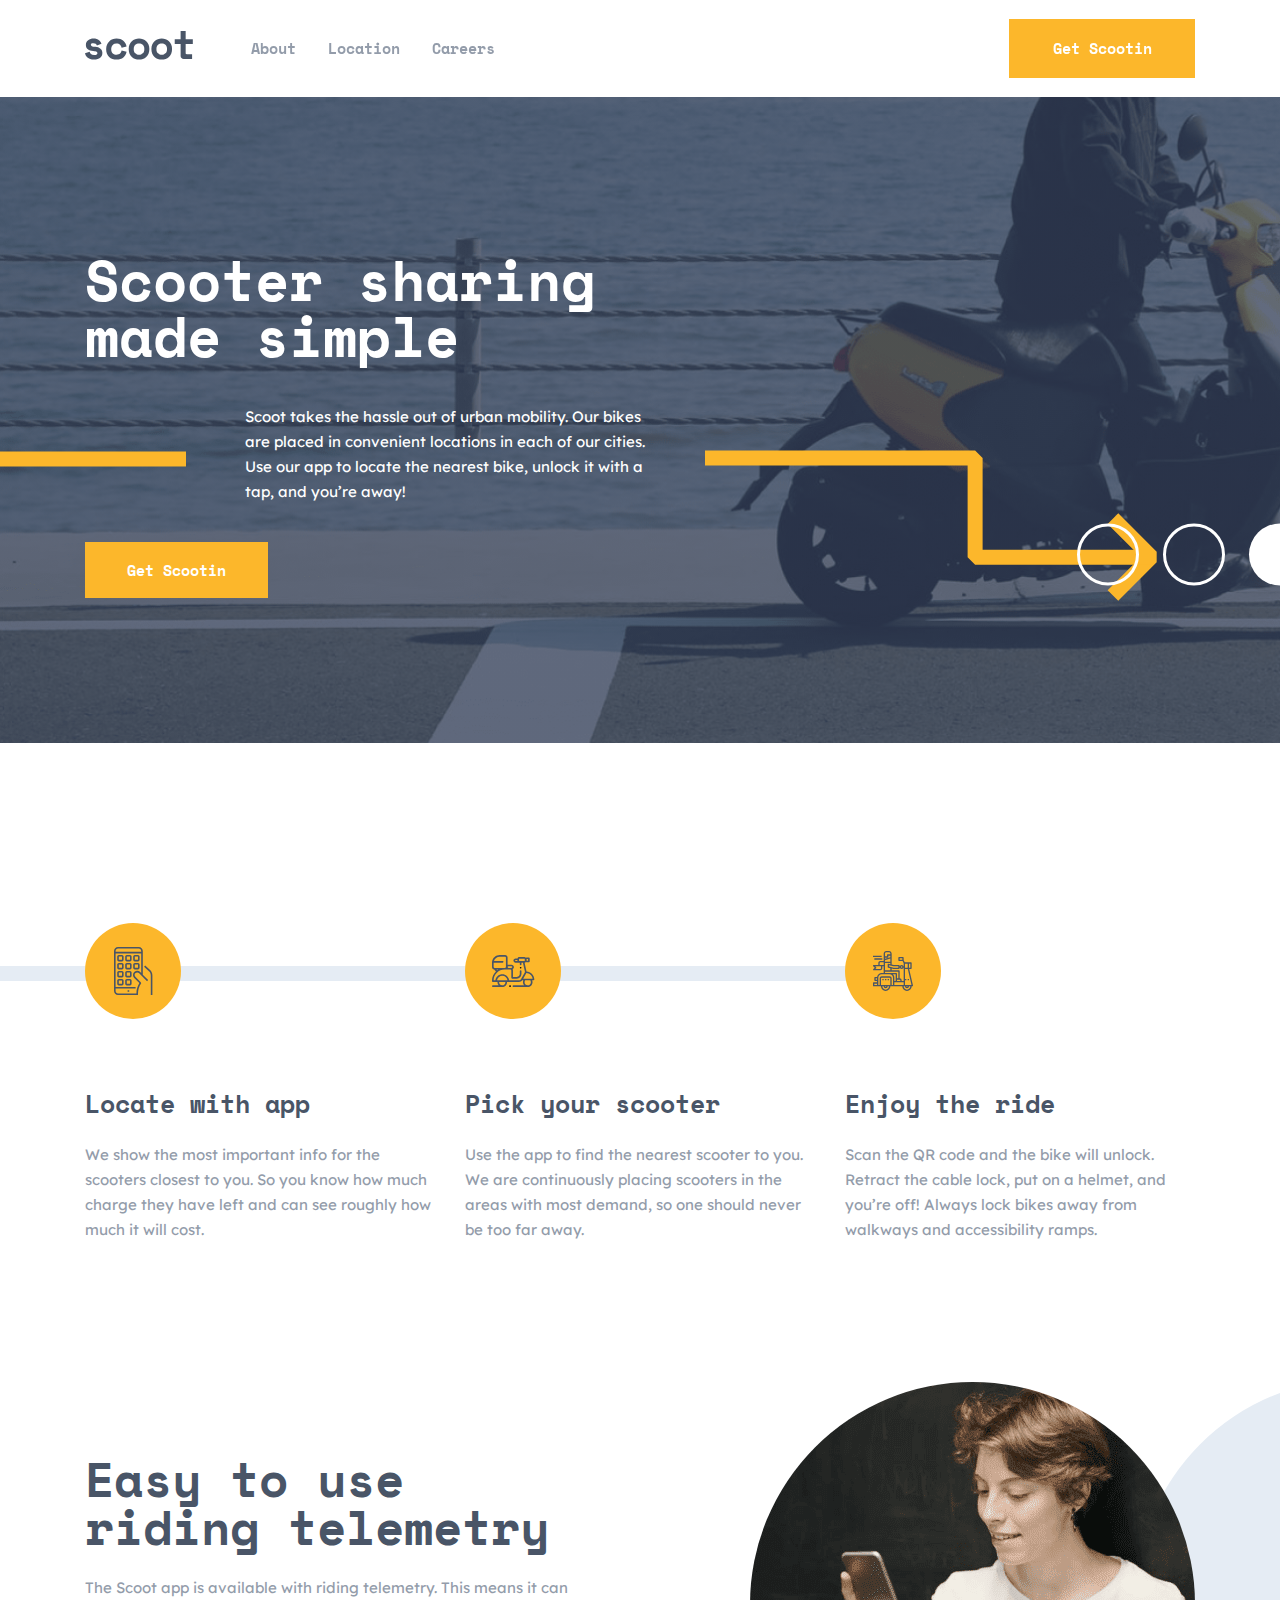
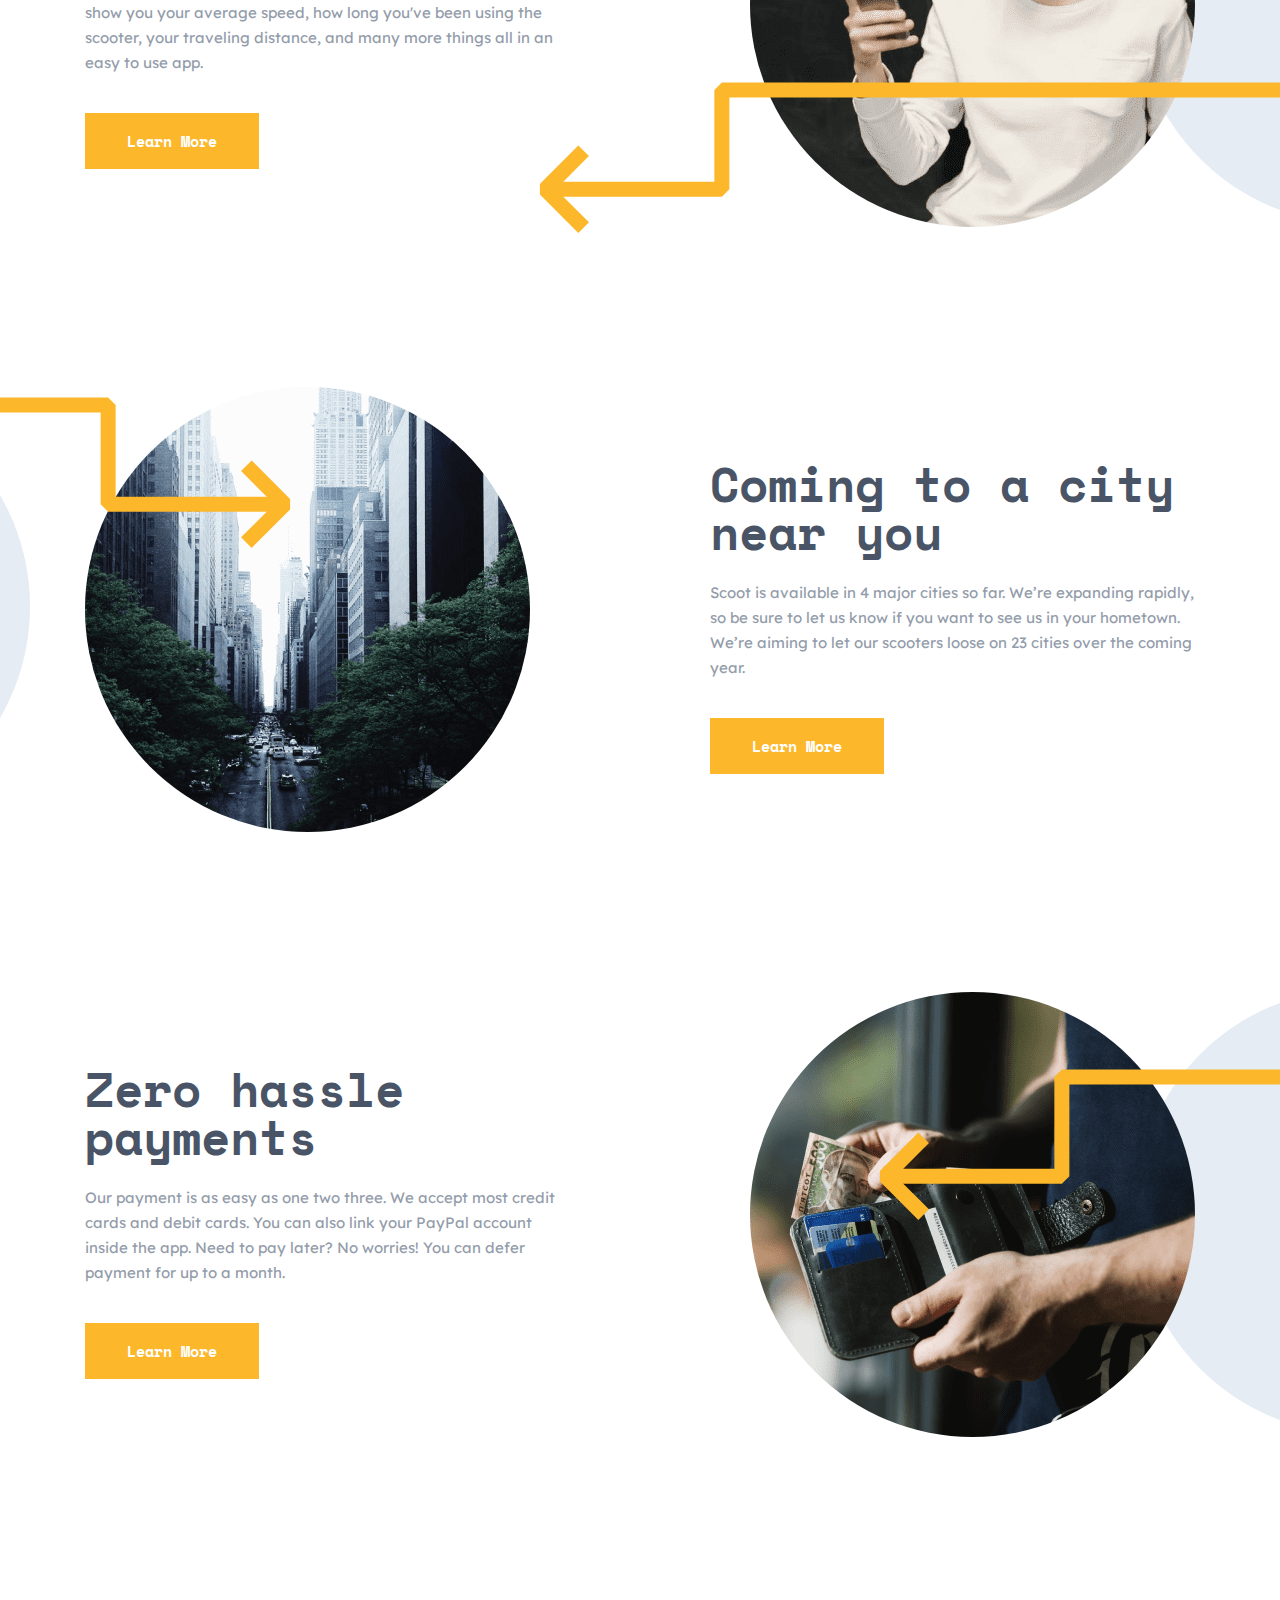
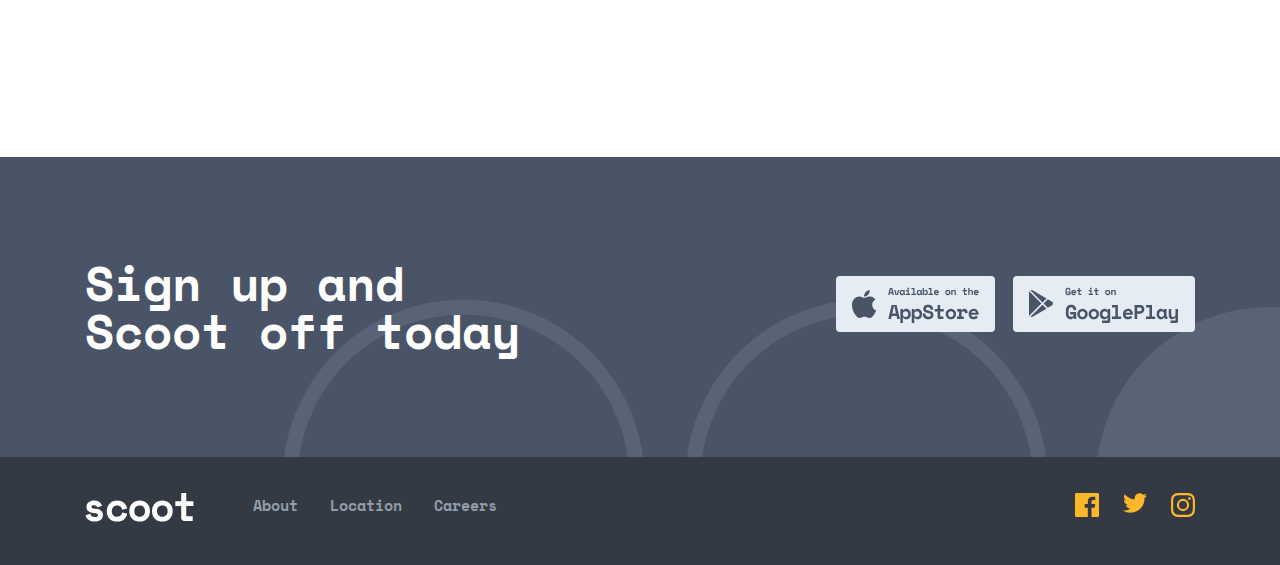
<file: index.html>
<!DOCTYPE html>
<html lang="en">
<head>
    <meta charset="UTF-8">
    <meta http-equiv="X-UA-Compatible" content="IE=edge">
    <meta name="viewport" content="width=device-width, initial-scale=1.0">
    <link rel="stylesheet" href="./css/main.css">
    <title>scoot</title>
</head>
<body>
    <!-------------------- HEADER ------------------->
    <header class="header">
        <div class="header__container container">
            <a class="burger" href="#"><img src="./images/svg/burger.svg" alt="sitenav menu" width="20px" height="16px"></a>
            <a href="#">
                <img class="header-logo" src="./images/svg/logo-header.svg" alt="site logo" width="108px" height="29px">
            </a>
            <nav class="sitenav">
                <ul class="sitenav__list">
                    <li class="sitenav__item"><a href="about.html">About</a></li>
                    <li class="sitenav__item"><a href="#">Location</a></li>
                    <li class="sitenav__item"><a href="careers.html">Careers</a></li>
                </ul>
            </nav>
            <a class="btn header-btn" href="#">Get Scootin</a>
        </div>
    </header>

    <!-------------------- MAIN -------------------->
    <main class="main">
        <!-- HERO SECTION -->
        <section class="hero">
            <div class="hero__container container">
                <h2>Scooter sharing <br> made simple</h2>
                <p>Scoot takes the hassle out of urban mobility. Our bikes are placed in convenient locations in each of our cities. Use our app to locate the nearest bike, unlock it with a tap, and you’re away!</p>
                <a class="btn hero-btn" href="#">Get Scootin</a>
            </div>
        </section>
        <!-- SELECTION SECTION -->
        <section class="selection">
            <div class="selection__container container">
                <ul class="selection__list">
                    <li class="selection__item">
                        <img src="./images/svg/selection1.svg" alt="" width="96px" height="96px">
                        <div class="selection__info">
                            <h4>Locate with app</h4>
                            <p>We show the most important info for the scooters closest to you. So you know how much charge they have left and can see roughly how much it will cost.</p>
                        </div>
                    </li>
                    <li class="selection__item">
                        <img src="./images/svg/selection2.svg" alt="" width="96px" height="96px">
                        <div class="selection__info">
                            <h4>Pick your scooter</h4>
                            <p>Use the app to find the nearest scooter to you. We are continuously placing scooters in the areas with most demand, so one should never be too far away. </p>
                        </div>
                    </li>
                    <li class="selection__item">
                        <img src="./images/svg/selection3.svg" alt="" width="96px" height="96px">
                        <div class="selection__info">
                            <h4>Enjoy the ride</h4>
                            <p>Scan the QR code and the bike will unlock. Retract the cable lock, put on a helmet, and you’re off! Always lock bikes away from walkways and accessibility ramps.</p>
                        </div>
                    </li>
                </ul>
            </div>
        </section>
        <!-- COMFORT SECTION -->
        <section class="comfort">
            <div class="comfort__container container">
                <ul class="comfort__list">
                    <li class="comfort__item">
                        <div class="comfort__info">
                            <h2>Easy to use riding telemetry</h2>
                            <p>The Scoot app is available with riding telemetry. This means it can show you your average speed, how long you've been using the scooter, your traveling distance, and many more things all in an easy to use app.</p>
                            <a class="btn comfort-btn" href="#">Learn More</a>
                        </div>
                        <img src="./images/png/Bitmap3.png" alt="" width="445px" height="445px">
                    </li>
                    <li class="comfort__item">
                        <div class="comfort__info">
                            <h2>Coming to a city near you</h2>
                            <p>Scoot is available in 4 major cities so far. We’re expanding rapidly, so be sure to let us know if you want to see us in your hometown. We’re aiming to let our scooters loose on 23 cities over the coming year.</p>
                            <a class="btn comfort-btn" href="#">Learn More</a>
                        </div>
                        <img src="./images/png/Bitmap-1.png" alt="" width="445px" height="445px">
                    </li>
                    <li class="comfort__item">
                        <div class="comfort__info">
                            <h2>Zero hassle payments</h2>
                            <p>Our payment is as easy as one two three. We accept most credit cards and debit cards. You can also link your PayPal account inside the app. Need to pay later? No worries! You can defer payment for up to a month.</p>
                            <a class="btn comfort-btn" href="#">Learn More</a>
                        </div>
                        <img src="./images/png/Bitmap-2.png" alt="" width="445px" height="445px">
                    </li>                   
                </ul>
            </div>
        </section>
        <!-- SIGN SECTION -->
        <section class="sign">
            <div class="sign__container container">
                <div class="sign__title">
                    <h1>Sign up and Scoot off today</h1>
                </div>
                <div class="sign__link">
                    <a href="#"><img src="./images/svg/Group 28.svg" alt="" width="159px" height="56px"></a>
                    <a href="#"><img src="./images/svg/Group 29.svg" alt="" width="182px" height="56px"></a>
                </div>
            </div>
        </section>
    </main>

    <!-- ------------------FOOTER------------------->
    <footer class="footer">
        <div class="footer__container container">
            <a class="footer-logo" href="#"><img src="./images/svg/logo-footer.svg" alt=""></a>
            <ul class="footer__list">
                <li class="footer__item"><a class="footer__item" href="about.html">About</a></li>
                <li class="footer__item"><a class="footer__item" href="locations.html">Location</a></li>
                <li class="footer__item"><a class="footer__item" href="careers.html">Careers</a></li>
            </ul>
            <ul class="footer__network-list">
                <li class="footer__network-item">
                    <a href="#"><img src="./images/svg/facebook.svg" alt=""></a>
                </li>
                <li class="footer__network-item">
                    <a href="#"><img src="./images/svg/twit.svg" alt=""></a>
                </li>
                <li class="footer__network-item">
                    <a href="#"><img src="./images/svg/instagram.svg" alt=""></a>
                </li>
            </ul>
        </div>
    </footer>

</body>
</html>
</file>
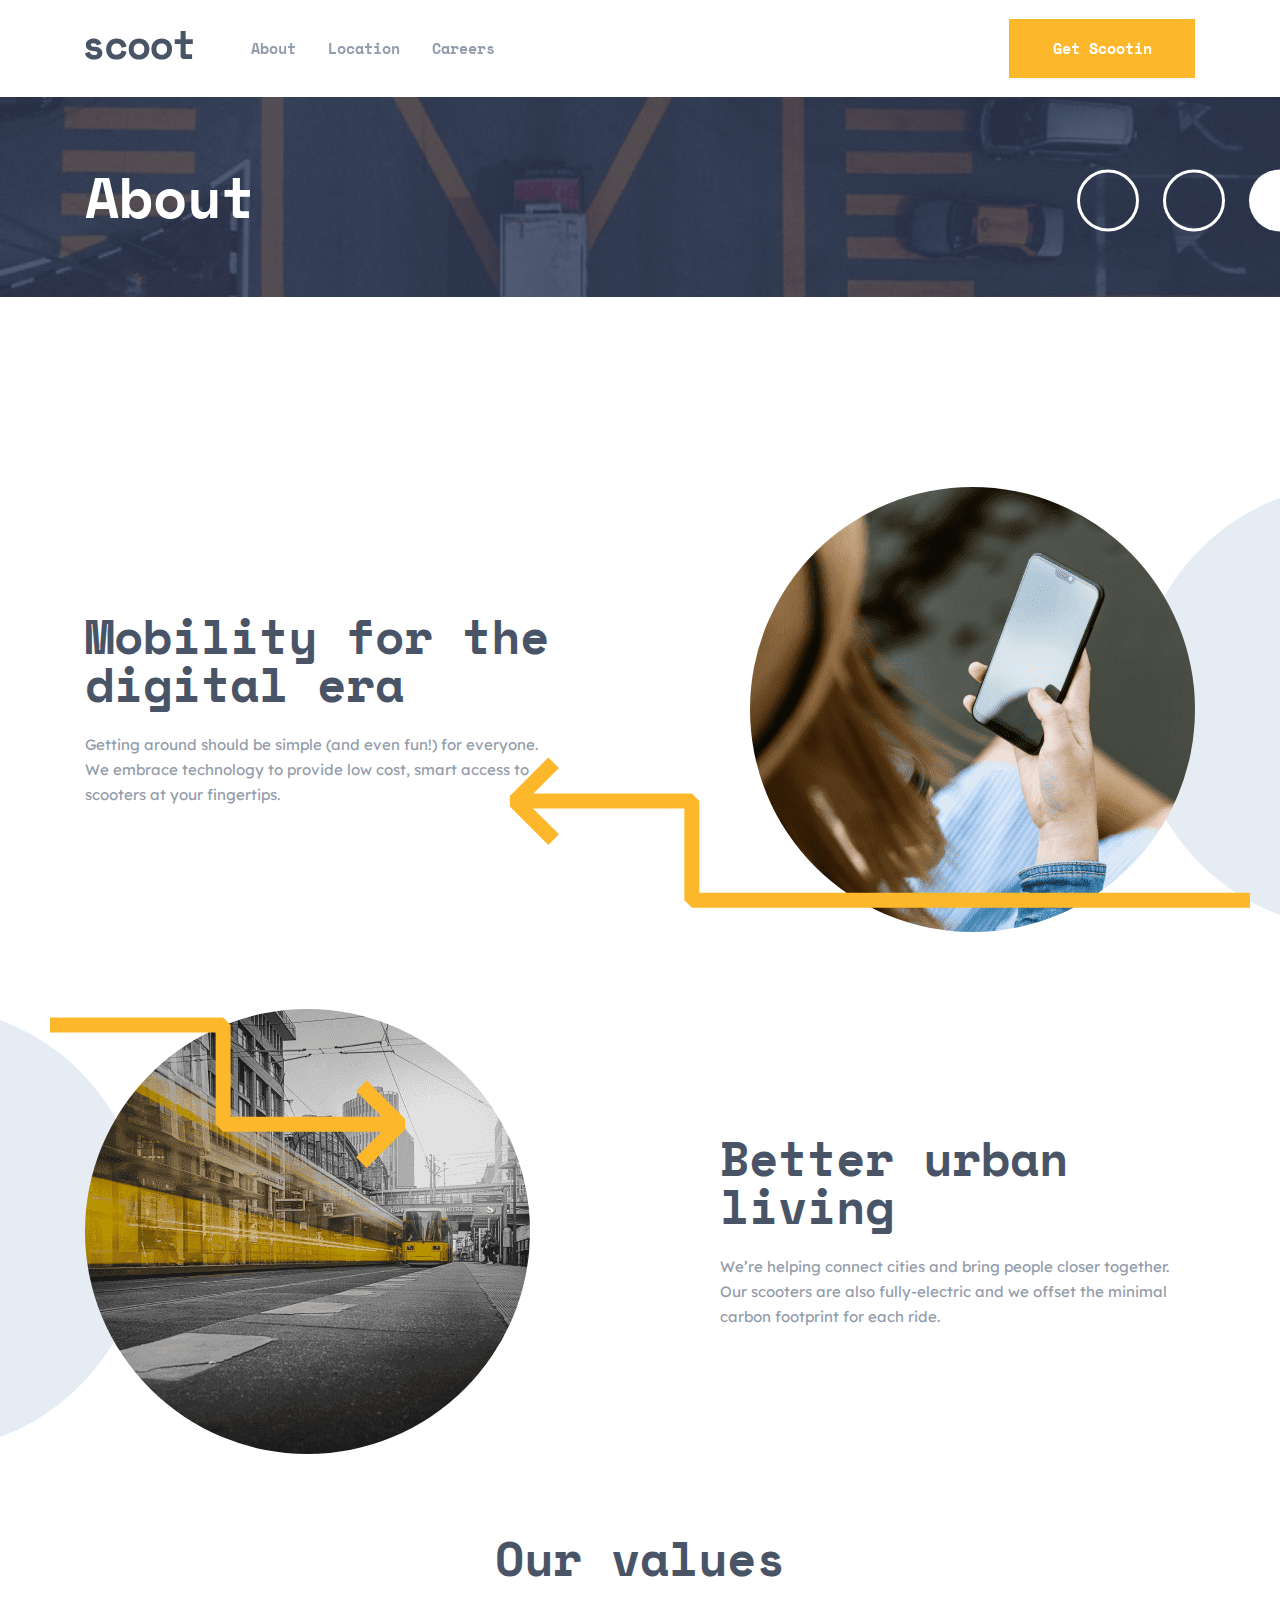
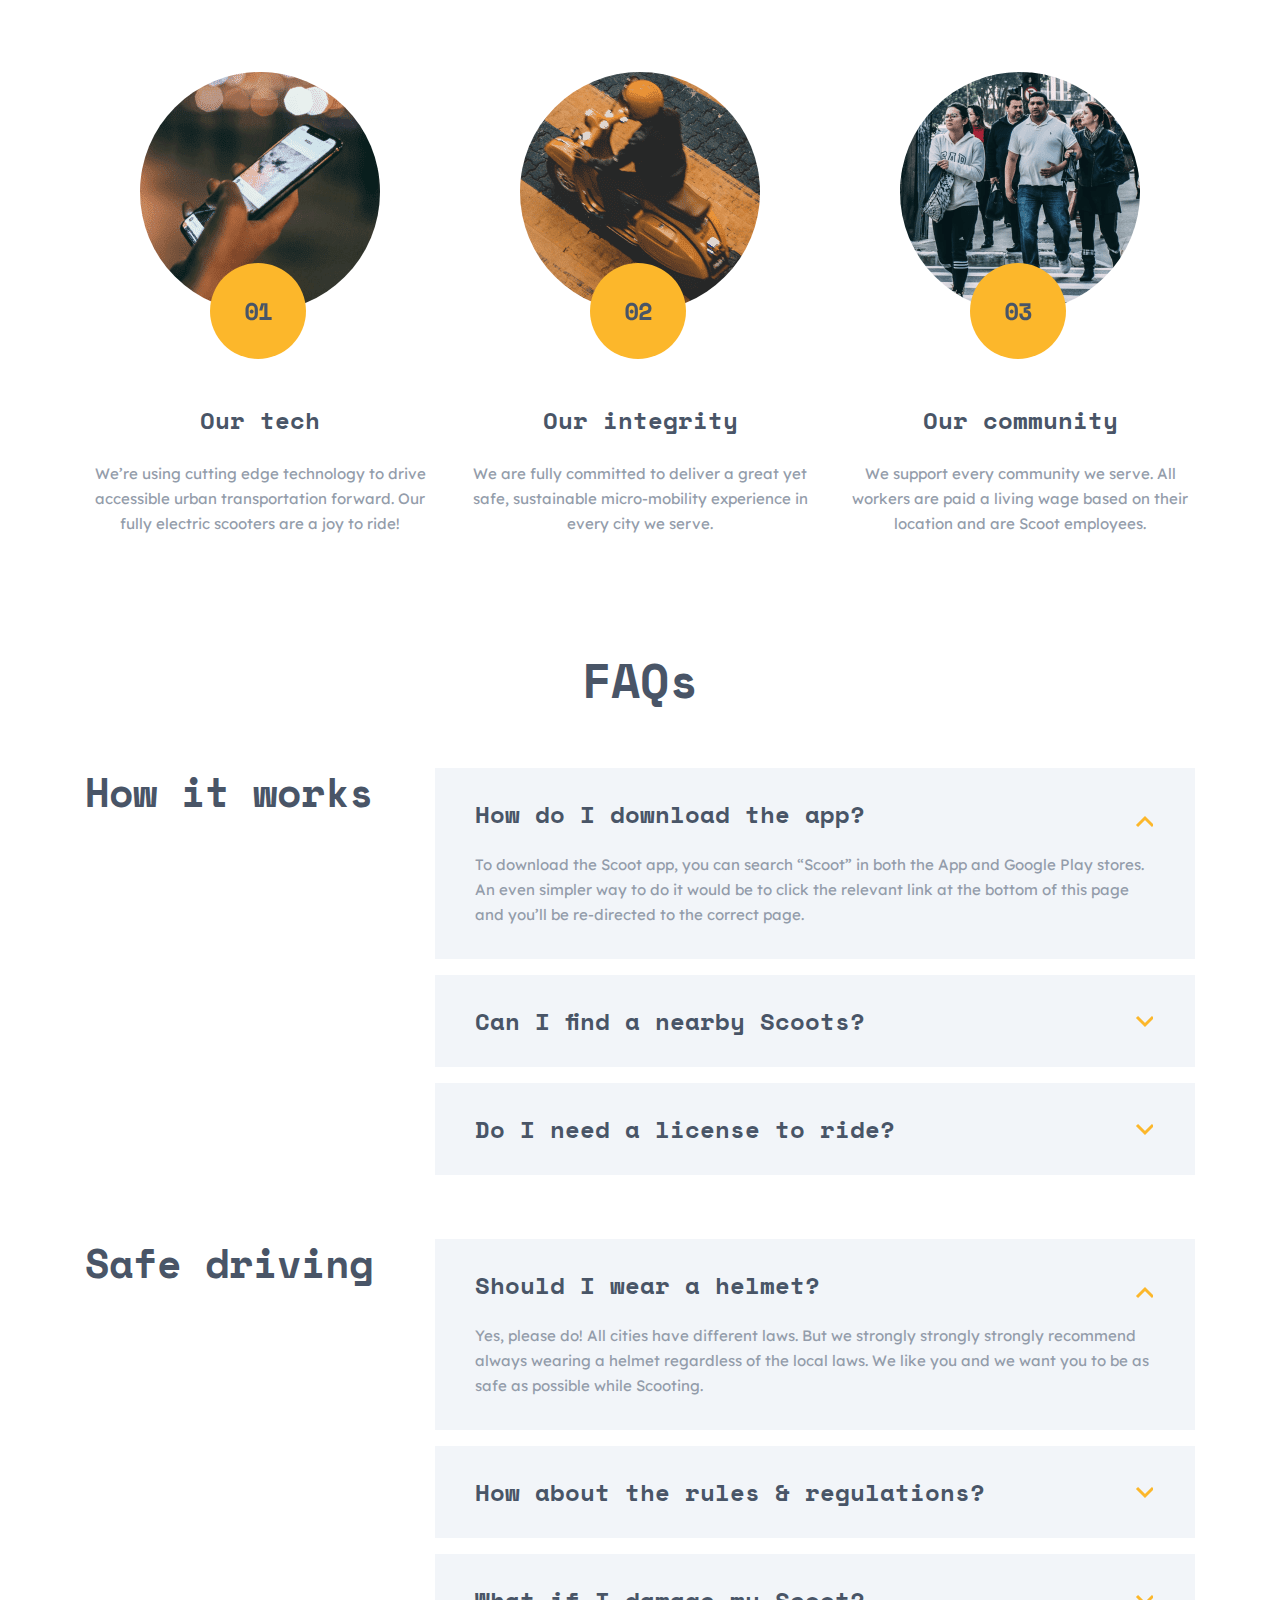
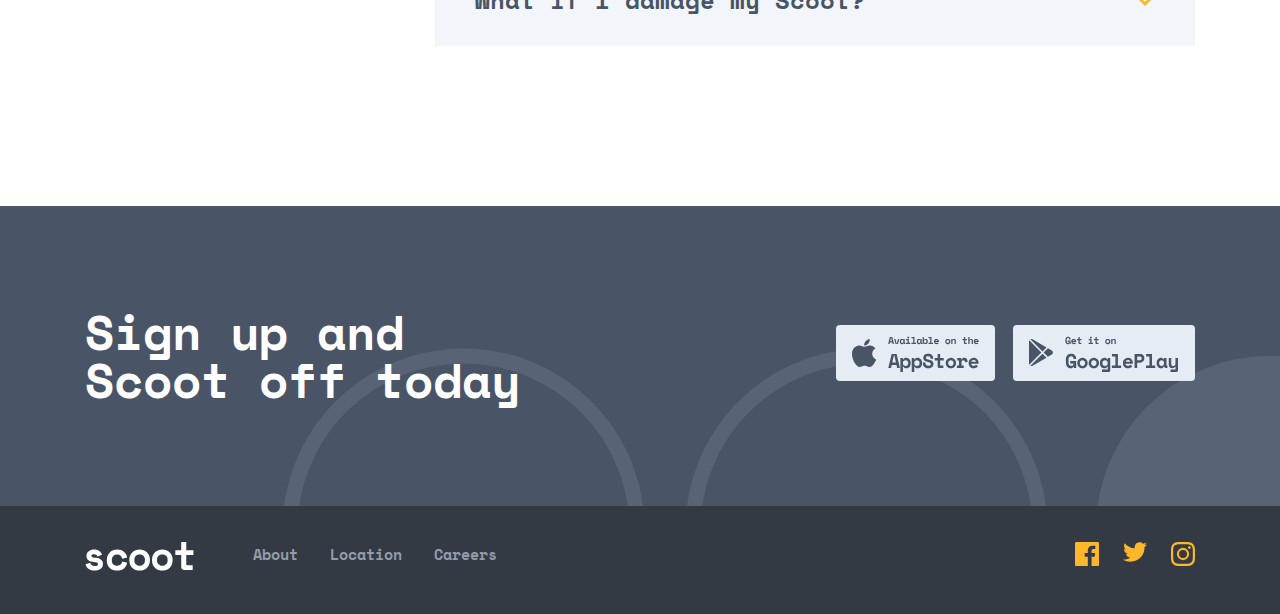
<file: about.html>
<!DOCTYPE html>
<html lang="en">
<head>
    <meta charset="UTF-8">
    <meta http-equiv="X-UA-Compatible" content="IE=edge">
    <meta name="viewport" content="width=device-width, initial-scale=1.0">
    <link rel="stylesheet" href="./css/main.css">
    <title>scoot | about</title>
</head>
<body>
    <!-- ----------------------HEADER------------------- -->
    <header class="header">
        <div class="header__container container">
            <a class="burger" href="#"><img src="./images/svg/burger.svg" alt="" width="20px" height="16px"></a>
            <a href="index.html">
                <img src="./images/svg/logo-header.svg" alt="" width="108px" height="29px">
            </a>
            <nav class="sitenav">
                <ul class="sitenav__list">
                    <li class="sitenav__item"><a href="about.html">About</a></li>
                    <li class="sitenav__item"><a href="locations.html">Location</a></li>
                    <li class="sitenav__item"><a href="careers.html">Careers</a></li>
                </ul>
            </nav>
            <a class="btn header-btn" href="#">Get Scootin</a>
        </div>
    </header>
    
    <!-- -----------------------MAIN------------------- -->
    <main class="main">
        <!-- ABOUT-HERO section -->
        <section class="about-hero">
            <div class="about-hero__container container">
                <h1>About</h1>
            </div>
        </section>

        <!-- MOBILITY section -->
        <section class="mobility">
            <div class="mobility__container container">
                <ul class="mobility__list">
                    <li class="mobility__item">
                        <div class="mobility__info">
                            <h2>Mobility for the digital era</h2>
                            <p>Getting around should be simple (and even fun!) for everyone. We embrace technology to provide low cost, smart access to scooters at your fingertips.</p>
                        </div>
                        <img src="./images/png/mobility1.png" alt="" width="445px" height="445px">
                    </li>
                    <li class="mobility__item">
                        <div class="mobility__info">
                            <h2>Better urban living</h2>
                            <p>We’re helping connect cities and bring people closer together. Our scooters are also fully-electric and we offset the minimal carbon footprint for each ride.</p>
                        </div>
                        <img src="./images/png/mobility2.png" alt="" width="445px" height="445px">
                    </li>
                </ul>
            </div>
        </section>

        <!-- VALUES section -->
        <section class="values">
            <div class="values__container container">
                <h2>Our values</h2>
                <ul class="values__list">
                    <li class="values__item">
                        <img class="join-1" src="./images/png/values1.png" alt="" width="240px" height="240px">
                        <h3>Our tech</h3>
                        <p>We’re using cutting edge technology to drive accessible urban transportation forward. Our fully electric scooters are a joy to ride!</p>
                    </li>
                    <li class="values__item">
                        <img class="join-2" src="./images/png/values2.png" alt="" width="240px" height="240px">
                        <h3>Our integrity</h3>
                        <p>We are fully committed to deliver a great yet safe, sustainable micro-mobility experience in every city we serve.</p>
                    </li>
                    <li class="values__item">
                        <img class="join-3" src="./images/png/values3.png" alt="" width="240px" height="240px">
                        <h3>Our community</h3>
                        <p>We support every community we serve. All workers are paid a living wage based on their location and are Scoot employees.</p>
                    </li>
                </ul>
            </div>
        </section>

        <!-- FAQs section -->
        <section class="faqs">
            <div class="faqs__container container">
                <h1>FAQs</h1>
                <div class="faqs__info">
                    <h2>How it works</h2>
                    <ul class="faqs__list">
                        <li class="faqs__item">
                            <h3>How do I download the app?</h3>
                            <p>To download the Scoot app, you can search “Scoot” in both the App and Google Play stores. An even simpler way to do it would be to click the relevant link at the bottom of this page and you’ll be re-directed to the correct page.</p>
                        </li>
                        <li class="faqs__item">
                            <h3>Can I find a nearby Scoots?</h3>
                        </li>
                        <li class="faqs__item">
                            <h3>Do I need a license to ride?</h3>
                        </li>
                    </ul>
                </div>
                <div class="faqs__info">
                    <h2>Safe driving</h2>
                    <ul class="faqs__list">
                        <li class="faqs__item">
                            <h3>Should I wear a helmet?</h3>
                            <p>Yes, please do! All cities have different laws. But we strongly strongly strongly recommend always wearing a helmet regardless of the local laws. We like you and we want you to be as safe as possible while Scooting.</p>
                        </li>
                        <li class="faqs__item">
                            <h3>How about the rules & regulations?</h3>
                        </li>
                        <li class="faqs__item">
                            <h3>What if I damage my Scoot?</h3>
                        </li>
                    </ul>
                </div>
            </div>
        </section>

        <!-- SIGN SECTION -->
        <section class="sign">
            <div class="sign__container container">
                <div class="sign__title">
                    <h1>Sign up and Scoot off today</h1>
                </div>
                <div class="sign__link">
                    <a href="#"><img src="./images/svg/Group 28.svg" alt=""></a>
                    <a href="#"><img src="./images/svg/Group 29.svg" alt=""></a>
                </div>
            </div>
        </section>
    </main>

    <!-- ------------------FOOTER------------------->
    <footer class="footer">
        <div class="footer__container container">
            <a class="footer-logo" href="index.html"><img src="./images/svg/logo-footer.svg" alt=""></a>
            <ul class="footer__list">
                <li class="footer__item"><a class="footer__item" href="about.html">About</a></li>
                <li class="footer__item"><a class="footer__item" href="locations.html">Location</a></li>
                <li class="footer__item"><a class="footer__item" href="careers.html">Careers</a></li>
            </ul>
            <ul class="footer__network-list">
                <li class="footer__network-item">
                    <a href="#"><img src="./images/svg/facebook.svg" alt=""></a>
                </li>
                <li class="footer__network-item">
                    <a href="#"><img src="./images/svg/twit.svg" alt=""></a>
                </li>
                <li class="footer__network-item">
                    <a href="#"><img src="./images/svg/instagram.svg" alt=""></a>
                </li>
            </ul>
        </div>
    </footer>
</body>
</html>
</file>
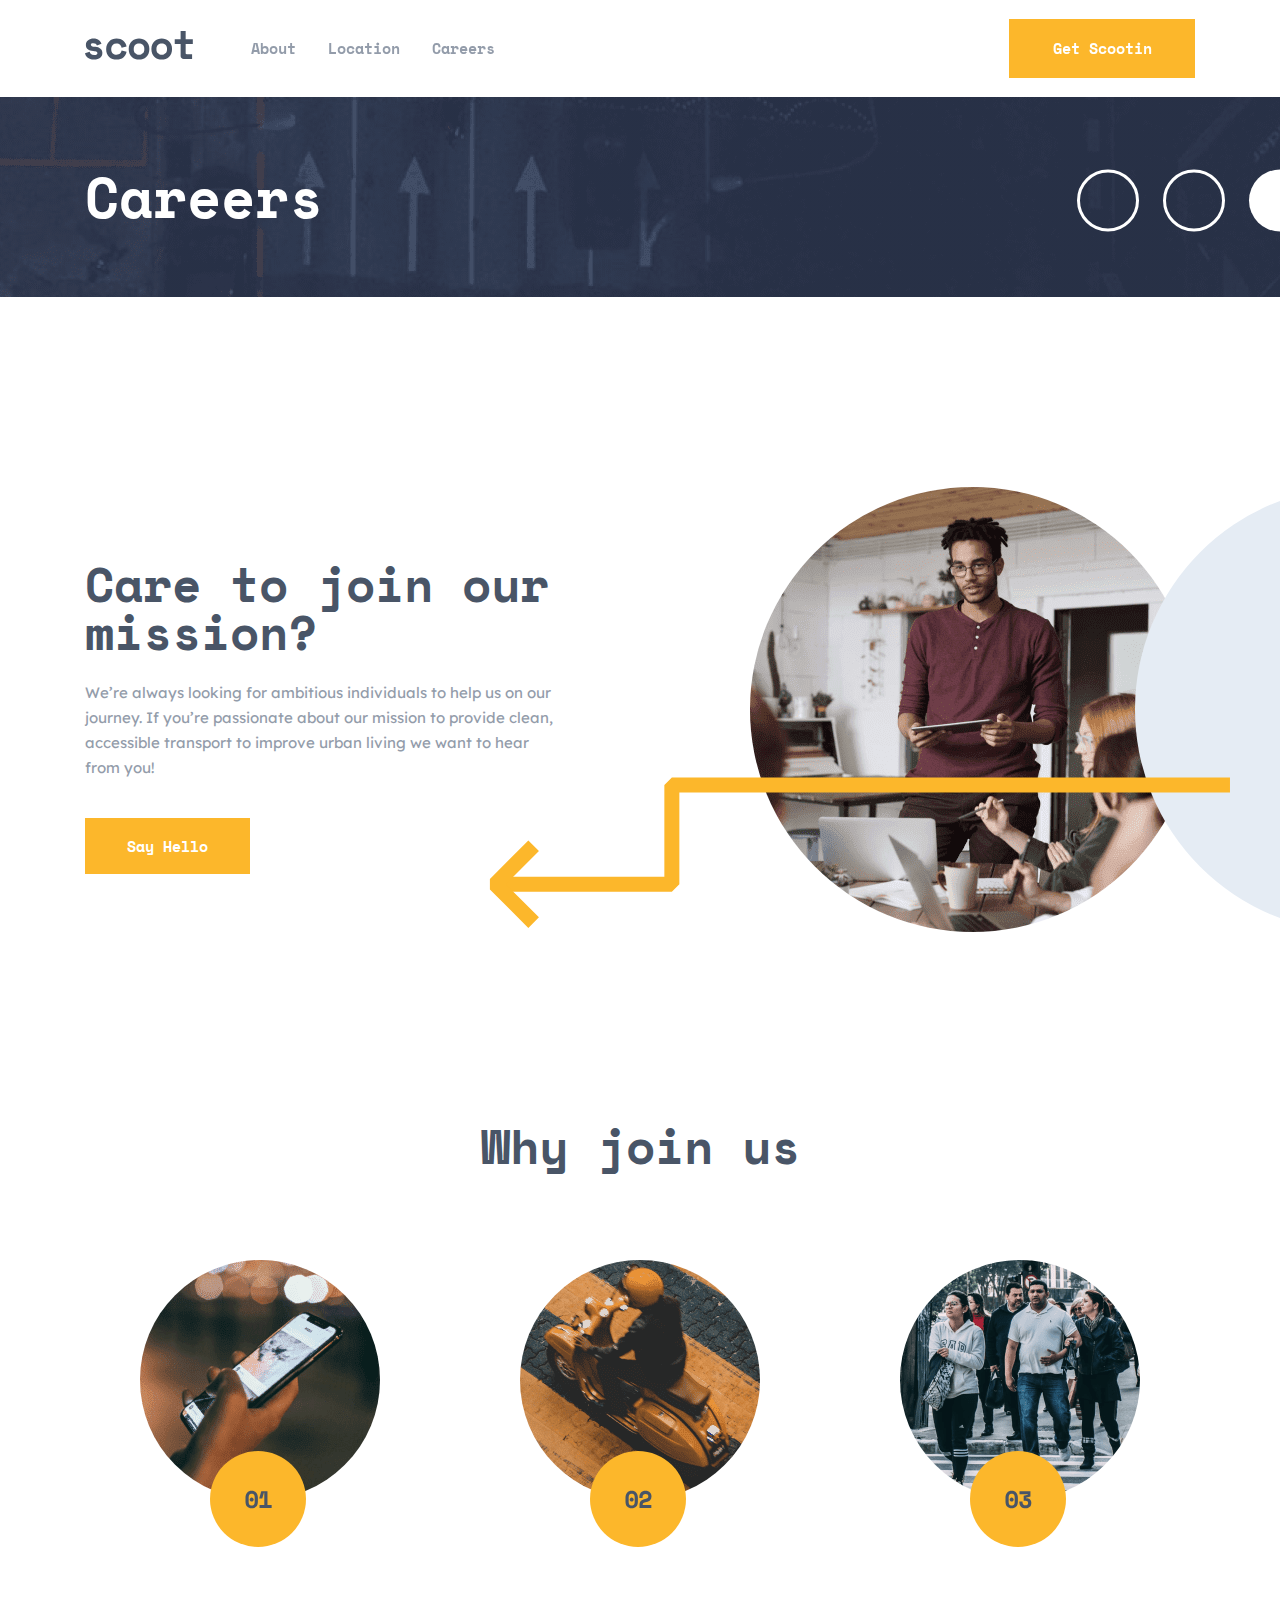
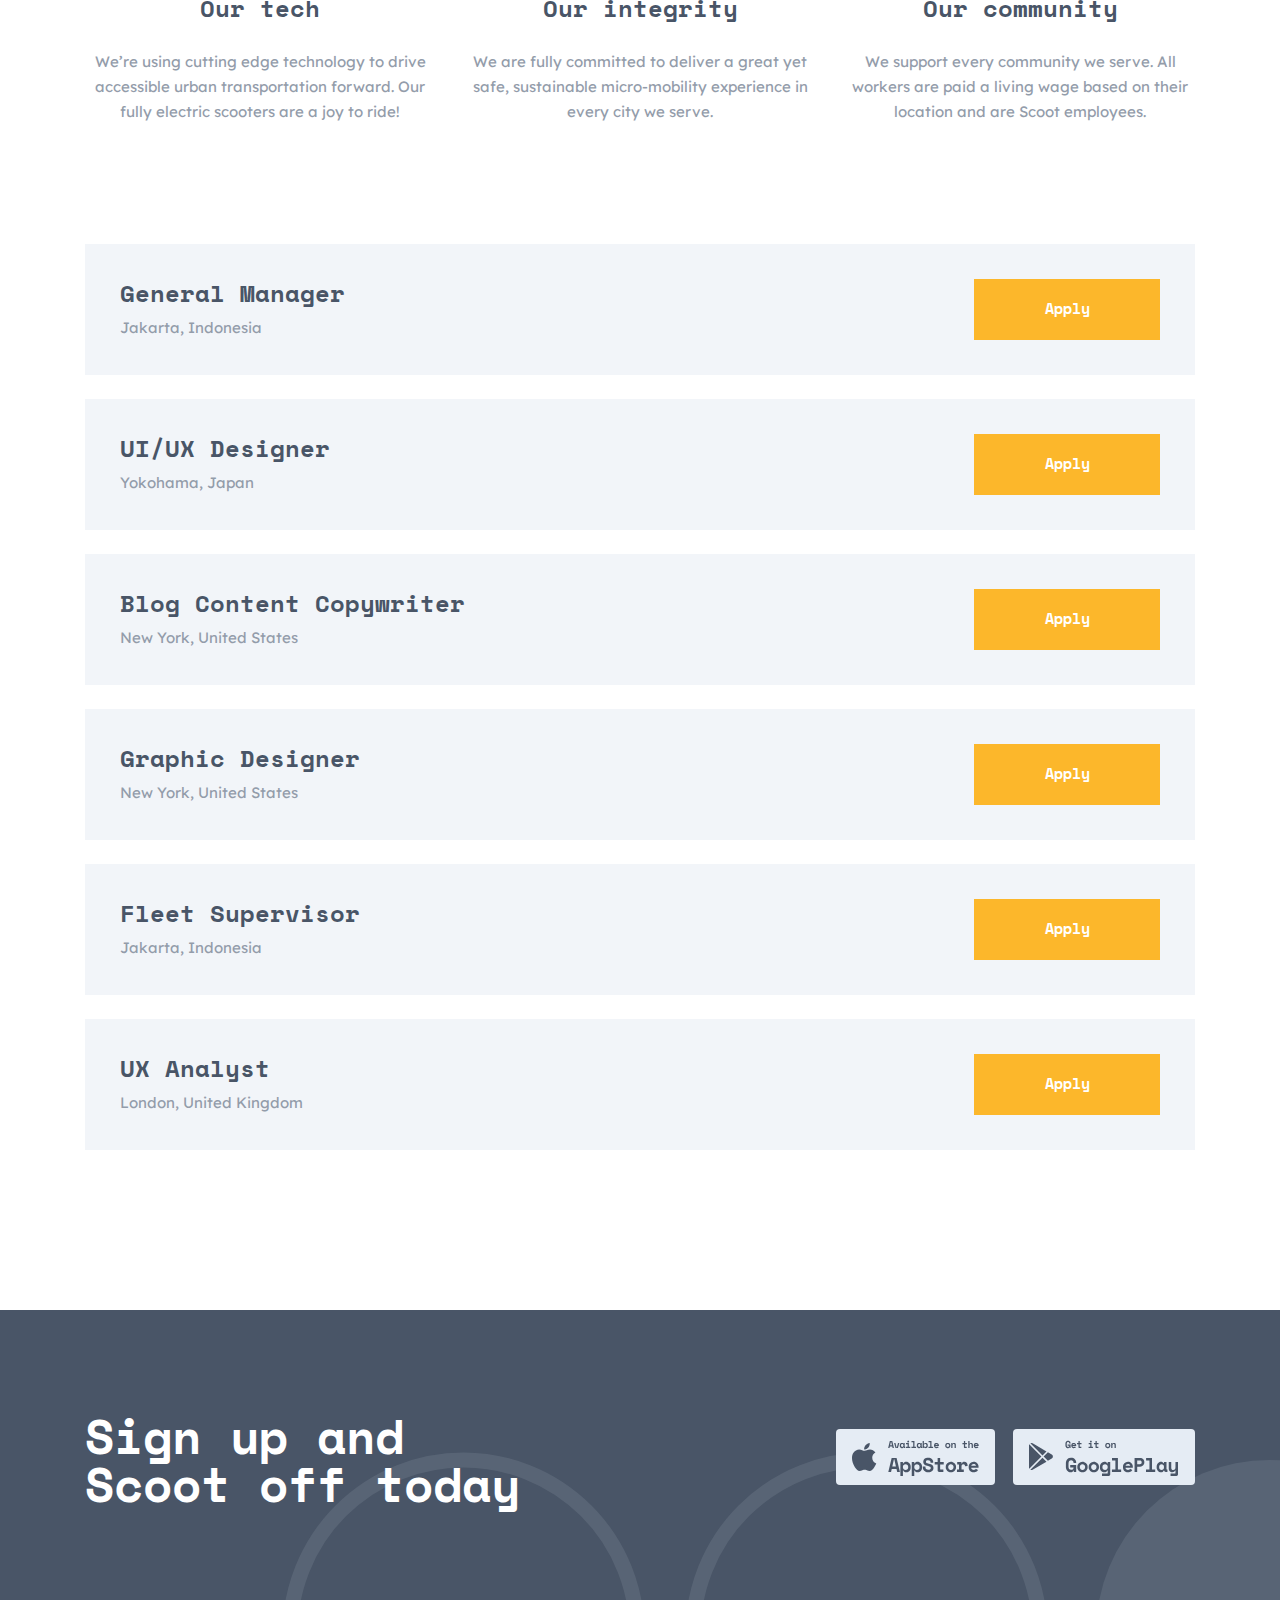
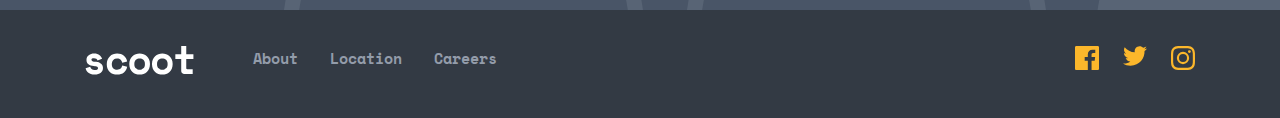
<file: careers.html>
<!DOCTYPE html>
<html lang="en">
<head>
    <meta charset="UTF-8">
    <meta http-equiv="X-UA-Compatible" content="IE=edge">
    <meta name="viewport" content="width=device-width, initial-scale=1.0">
    <link rel="stylesheet" href="./css/main.css">
    <title>scoot | careers</title>
</head>
<body>
    <!-------------------- HEADER ------------------->
    <header class="header">
            <div class="header__container container">
                <a class="burger" href="#"><img src="./images/svg/burger.svg" alt="" width="20px" height="16px"></a>
                <a href="index.html">
                    <img src="./images/svg/logo-header.svg" alt="" width="108px" height="29px">
                </a>
                <nav class="sitenav">
                    <ul class="sitenav__list">
                        <li class="sitenav__item"><a href="about.html">About</a></li>
                        <li class="sitenav__item"><a href="locations.html">Location</a></li>
                        <li class="sitenav__item"><a href="careers.html">Careers</a></li>
                    </ul>
                </nav>
                <a class="btn header-btn" href="#">Get Scootin</a>
            </div>
    </header>

    <!-- ------------------MAIN-------------------- -->
    <main class="main">

        <!-- CAREERS-HERO section -->
        <section class="careers-hero">
            <div class="careers-hero__container container">
                <h1>Careers</h1>
            </div>
        </section>

        <!-- MISSION section -->
        <section class="mission">
            <div class="mission__container container">
                <div class="mission__info">
                    <h2>Care to join our mission?</h2>
                    <p>We’re always looking for ambitious individuals to help us on our journey. If you’re passionate about our mission to provide clean, accessible transport to improve urban living we want to hear from you!</p>
                    <a class="btn mission-btn" href="#">Say Hello</a>
                </div>
                <img src="./images/png/mission.png" alt="" width="445px" height="">
            </div>
        </section>

        <!-- JOIN section -->
        <section class="join">
            <div class="join__container container">
                <h2>Why join us</h2>
                <ul class="join__list">
                    <li class="join__item">
                        <img src="./images/png/values1.png" alt="" width="240px" height="240px">
                        <h3>Our tech</h3>
                        <p>We’re using cutting edge technology to drive accessible urban transportation forward. Our fully electric scooters are a joy to ride!</p>
                    </li>
                    <li class="join__item">
                        <img src="./images/png/values2.png" alt="" width="240px" height="240px">
                        <h3>Our integrity</h3>
                        <p>We are fully committed to deliver a great yet safe, sustainable micro-mobility experience in every city we serve.</p>
                    </li>
                    <li class="join__item">
                        <img src="./images/png/values3.png" alt="" width="240px" height="240px">
                        <h3>Our community</h3>
                        <p>We support every community we serve. All workers are paid a living wage based on their location and are Scoot employees.</p>
                    </li>
                </ul>
            </div>
        </section>

        <!-- DIRECTIONS section -->
        <section class="directions">
            <div class="directions__container container">
                <ul class="directions__list">
                    <li class="directions__item">
                        <div class="directions__info">
                            <h3>General Manager</h3>
                            <p>Jakarta, Indonesia</p>
                        </div>
                        <a class="btn directions-btn" href="#">Apply</a>
                    </li>
                    <li class="directions__item">
                        <div class="directions__info">
                            <h3>UI/UX Designer</h3>
                            <p>Yokohama, Japan</p>
                        </div>
                        <a class="btn directions-btn" href="#">Apply</a>
                    </li>
                    <li class="directions__item">
                        <div class="directions__info">
                            <h3>Blog Content Copywriter</h3>
                            <p>New York, United States</p>
                        </div>
                        <a class="btn directions-btn" href="#">Apply</a>
                    </li>
                    <li class="directions__item">
                        <div class="directions__info">
                            <h3>Graphic Designer</h3>
                            <p>New York, United States</p>
                        </div>
                        <a class="btn directions-btn" href="#">Apply</a>
                    </li>
                    <li class="directions__item">
                        <div class="directions__info">
                            <h3>Fleet Supervisor</h3>
                            <p>Jakarta, Indonesia</p>
                        </div>
                        <a class="btn directions-btn" href="#">Apply</a>
                    </li>
                    <li class="directions__item">
                        <div class="directions__info">
                            <h3>UX Analyst</h3>
                            <p>London, United Kingdom</p>
                        </div>
                        <a class="btn directions-btn" href="#">Apply</a>
                    </li>
                </ul>
            </div>
        </section>

        <!-- SIGN SECTION -->
        <section class="sign">
            <div class="sign__container container">
                <div class="sign__title">
                    <h1>Sign up and Scoot off today</h1>
                </div>
                <div class="sign__link">
                    <a href="#"><img src="./images/svg/Group 28.svg" alt=""></a>
                    <a href="#"><img src="./images/svg/Group 29.svg" alt=""></a>
                </div>
            </div>
        </section>
    </main>

    <!-- ------------------FOOTER------------------->
    <footer class="footer">
        <div class="footer__container container">
            <a class="footer-logo" href="index.html"><img src="./images/svg/logo-footer.svg" alt=""></a>
            <ul class="footer__list">
                <li class="footer__item"><a class="footer__item" href="about.html">About</a></li>
                <li class="footer__item"><a class="footer__item" href="locations.html">Location</a></li>
                <li class="footer__item"><a class="footer__item" href="careers.html">Careers</a></li>
            </ul>
            <ul class="footer__network-list">
                <li class="footer__network-item">
                    <a href="#"><img src="./images/svg/facebook.svg" alt=""></a>
                </li>
                <li class="footer__network-item">
                    <a href="#"><img src="./images/svg/twit.svg" alt=""></a>
                </li>
                <li class="footer__network-item">
                    <a href="#"><img src="./images/svg/instagram.svg" alt=""></a>
                </li>
            </ul>
        </div>
    </footer>
</body>
</html>
</file>
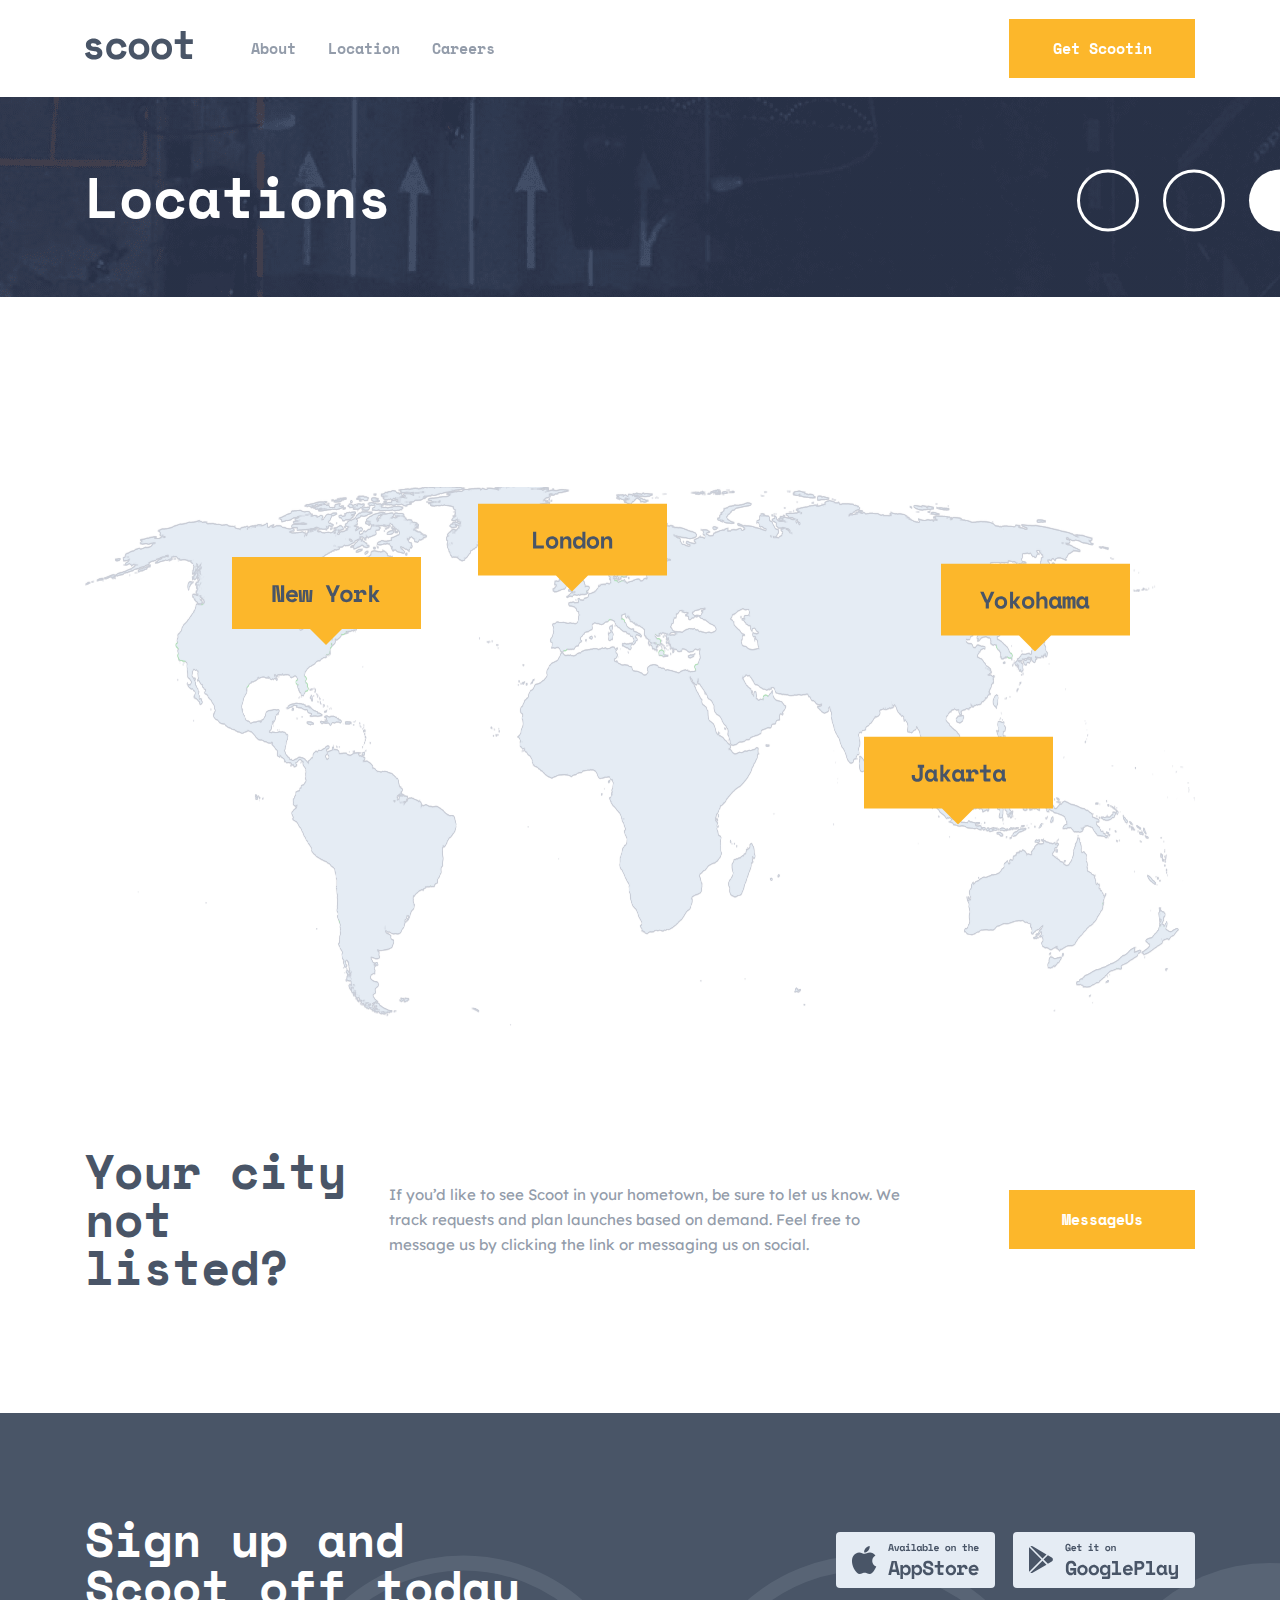
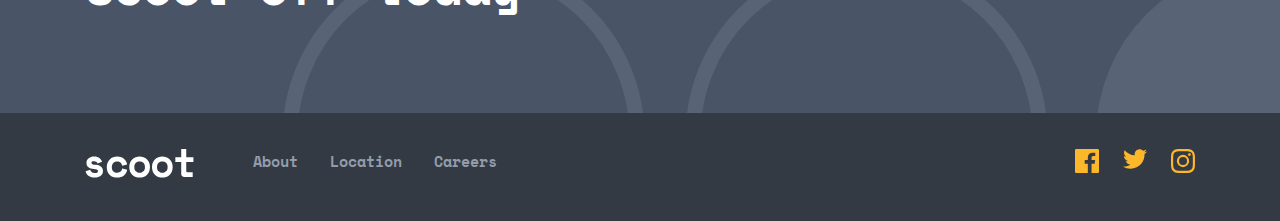
<file: locations.html>
<!DOCTYPE html>
<html lang="en">
<head>
    <meta charset="UTF-8">
    <meta http-equiv="X-UA-Compatible" content="IE=edge">
    <meta name="viewport" content="width=device-width, initial-scale=1.0">
    <link rel="stylesheet" href="./css/main.css">
    <title>scoot | locations</title>
</head>
<body>
    <!-------------------- HEADER ------------------->
    <header class="header">
        <div class="header__container container">
            <a class="burger" href="#"><img src="./images/svg/burger.svg" alt="" width="20px" height="16px"></a>
            <a href="index.html">
                <img src="./images/svg/logo-header.svg" alt="" width="108px" height="29px">
            </a>
            <nav class="sitenav">
                <ul class="sitenav__list">
                    <li class="sitenav__item"><a href="about.html">About</a></li>
                    <li class="sitenav__item"><a href="locations.html">Location</a></li>
                    <li class="sitenav__item"><a href="careers.html">Careers</a></li>
                </ul>
            </nav>
            <a class="btn header-btn" href="#">Get Scootin</a>
        </div>
    </header>

    <!---------------------- MAIN -------------------->
    <main class="main">

        <!-- LOCATIONS section -->
        <section class="locations-hero">
            <div class="locations-hero__container container">
                <h1>Locations</h1>
            </div>
        </section>
        
        <!-- MAPS section -->
        <section class="maps">
            <div class="maps__container container">
            </div>
            <div class="maps__mobile container">
                <ul class="maps__mobile-list">
                    <li class="maps__mobile-item">New York</li>
                    <li class="maps__mobile-item">London</li>
                    <li class="maps__mobile-item">Jakarta</li>
                    <li class="maps__mobile-item">Yokohama</li>
                </ul>
            </div>
        </section>

        <!-- YOURCITY section -->
        <section class="yourcity">
            <div class="yourcity__container container">
                <div class="yourcity__info">
                    <h2>Your city not listed?</h2>
                    <p>If you’d like to see Scoot in your hometown, be sure to let us know. We track requests and plan launches based on demand. Feel free to message us by clicking the link or messaging us on social.</p>
                </div>
                <a class="btn yourcity-btn" href="#">MessageUs</a>
            </div>
        </section>

        <!-- SIGN SECTION -->
        <section class="sign">
            <div class="sign__container container">
                <div class="sign__title">
                    <h1>Sign up and Scoot off today</h1>
                </div>
                <div class="sign__link">
                    <a href="#"><img src="./images/svg/Group 28.svg" alt=""></a>
                    <a href="#"><img src="./images/svg/Group 29.svg" alt=""></a>
                </div>
            </div>
        </section>
    </main>

    <!-- ------------------FOOTER------------------->
    <footer class="footer">
        <div class="footer__container container">
            <a class="footer-logo" href="index.html"><img src="./images/svg/logo-footer.svg" alt=""></a>
            <ul class="footer__list">
                <li class="footer__item"><a class="footer__item" href="about.html">About</a></li>
                <li class="footer__item"><a class="footer__item" href="locations.html">Location</a></li>
                <li class="footer__item"><a class="footer__item" href="careers.html">Careers</a></li>
            </ul>
            <ul class="footer__network-list">
                <li class="footer__network-item">
                    <a href="#"><img src="./images/svg/facebook.svg" alt=""></a>
                </li>
                <li class="footer__network-item">
                    <a href="#"><img src="./images/svg/twit.svg" alt=""></a>
                </li>
                <li class="footer__network-item">
                    <a href="#"><img src="./images/svg/instagram.svg" alt=""></a>
                </li>
            </ul>
        </div>
    </footer>
</body>
</html>
</file>
<file: css/main.css>
* {
  margin: 0;
  padding: 0;
  box-sizing: border-box;
}

a {
  text-decoration: none;
}

ul, ol {
  list-style: none;
}

html {
  height: 100%;
  font-size: 62.5%;
  scroll-behavior: smooth;
}

main {
  flex-grow: 1;
}

body {
  height: 100vh;
  display: flex;
  flex-direction: column;
  font-size: 1.5rem;
  font-weight: 400;
  font-family: "Lexend Deca";
  line-height: 2.5rem;
  color: #939CAA;
}

.container {
  font-family: "Lexend Deca";
  font-weight: 400;
  font-size: 1.5rem;
  line-height: 2.5rem;
  width: 100%;
  max-width: 1210px;
  padding-left: 50px;
  padding-right: 50px;
  margin-right: auto;
  margin-left: auto;
}
@media screen and (max-width: 550px) {
  .container {
    padding-left: 20px;
    padding-right: 20px;
  }
}

/* space-mono-regular - latin */
@font-face {
  font-family: "Space Mono";
  font-style: normal;
  font-weight: 400;
  src: local(""), url("../fonts/space-mono-v12-latin-regular.woff2") format("woff2"), url("../fonts/space-mono-v12-latin-regular.woff") format("woff"); /* Chrome 6+, Firefox 3.6+, IE 9+, Safari 5.1+ */
}
/* space-mono-700 - latin */
@font-face {
  font-family: "Space Mono";
  font-style: normal;
  font-weight: 700;
  src: local(""), url("../fonts/space-mono-v12-latin-700.woff2") format("woff2"), url("../fonts/space-mono-v12-latin-700.woff") format("woff"); /* Chrome 6+, Firefox 3.6+, IE 9+, Safari 5.1+ */
}
/* lexend-deca-regular - latin */
@font-face {
  font-family: "Lexend Deca";
  font-style: normal;
  font-weight: 400;
  src: local(""), url("../fonts/lexend-deca-v17-latin-regular.woff2") format("woff2"), url("../fonts/lexend-deca-v17-latin-regular.woff") format("woff"); /* Chrome 6+, Firefox 3.6+, IE 9+, Safari 5.1+ */
}
.sitenav {
  display: flex;
  align-items: center;
  margin-right: auto;
}
@media screen and (max-width: 550px) {
  .sitenav {
    display: none;
  }
}
.sitenav__list {
  display: flex;
  align-items: center;
  margin-right: auto;
}
.sitenav__item {
  font-family: "Space Mono";
  font-style: normal;
  font-weight: 700;
  padding-top: 3.6rem;
  padding-bottom: 3.6rem;
}
.sitenav__item a {
  color: #939CAA;
}
.sitenav__item:not(:last-child) {
  margin-right: 3.2rem;
}
.sitenav__item:hover a {
  color: #FCB72B;
}

.header {
  position: fixed;
  background-color: rgba(255, 255, 255, 0.85);
  width: 100%;
  z-index: 10;
}
.header__container {
  display: flex;
  align-items: center;
}
.header__container img {
  margin-right: 5.8rem;
}
.header__container .burger {
  display: none;
}
@media screen and (max-width: 550px) {
  .header {
    text-align: center;
    align-items: center;
    padding-top: 1.6rem;
    padding-bottom: 1.6rem;
  }
  .header .burger {
    display: flex;
    padding-right: 4rem;
  }
  .header-logo {
    margin-right: auto;
    margin-left: auto;
  }
}

.footer {
  background-color: #333A44;
}
.footer__container {
  display: flex;
  text-align: center;
  padding-top: 3.6rem;
  padding-bottom: 3.6rem;
}
.footer-logo {
  margin-right: 5.9rem;
}
.footer__list {
  display: flex;
  margin-right: auto;
}
.footer__item {
  font-size: 1.5rem;
  font-weight: 700;
  font-family: "Space Mono";
  line-height: 2.5rem;
  color: #939CAA;
}
.footer__item:not(:last-child) {
  margin-right: 3.2rem;
}
.footer__item:hover a {
  color: #FCB72B;
}
.footer__network-list {
  display: flex;
}
.footer__network-item:not(:last-child) {
  margin-right: 2.4rem;
}
@media screen and (max-width: 550px) {
  .footer__container {
    display: block;
    text-align: center;
    padding-top: 6.4rem;
    padding-bottom: 8.5rem;
  }
  .footer-logo {
    margin: 0;
  }
  .footer__list {
    display: block;
    margin-top: 4.1rem;
    margin-bottom: 8.7rem;
  }
  .footer__item:not(:last-child) {
    margin: 0;
    margin-bottom: 1.6rem;
  }
  .footer__network-list {
    justify-content: center;
  }
}

.btn {
  font-family: "Space Mono";
  font-style: normal;
  font-weight: 700;
  width: 100%;
  max-width: 186px;
  text-align: center;
  padding-top: 1.4rem;
  padding-bottom: 1.4rem;
  padding-left: 3.9rem;
  padding-right: 3.9rem;
  color: #fff;
  border: 3px solid #FCB72B;
  background-color: #FCB72B;
}

.btn:hover {
  border: 3px solid #FCB72B;
  background-color: inherit;
  color: #FCB72B;
}

@media screen and (max-width: 550px) {
  .header-btn {
    display: none;
  }
}

.hero {
  margin-top: 9.7rem;
  background: linear-gradient(rgba(47, 59, 89, 0.75), rgba(47, 59, 89, 0.75)), url("../images/png/Bitmap.png");
  background-repeat: no-repeat;
  background-size: cover;
  position: relative;
}
@media screen and (max-width: 800px) {
  .hero {
    margin-bottom: 0rem;
  }
}
.hero::after {
  content: url("../images/svg/hero-after.svg");
  position: absolute;
  right: 0;
  bottom: 150px;
}
@media screen and (max-width: 800px) {
  .hero::after {
    display: none;
  }
}
@media screen and (max-width: 550px) {
  .hero::after {
    display: none;
  }
}
.hero__container {
  padding-top: 15.5rem;
  padding-bottom: 16rem;
}
.hero__container h2 {
  margin-bottom: 4rem;
  font-size: 5.6rem;
  font-weight: 700;
  font-family: "Space Mono";
  line-height: 5.6rem;
  color: #fff;
}
.hero__container p {
  margin-bottom: 5.4rem;
  padding-left: 16rem;
  padding-right: 55rem;
  color: #fff;
  position: relative;
}
.hero__container p::before {
  content: url("../images/svg/scootheropt.svg");
  position: absolute;
  left: -102px;
  top: 45px;
}
@media screen and (max-width: 550px) {
  .hero__container p::before {
    display: none;
  }
}
.hero__container p::after {
  content: url("../images/svg/scoot-hero-pt2.svg");
  position: absolute;
  left: 620px;
  top: 46px;
}
@media screen and (max-width: 800px) {
  .hero__container p {
    padding-right: 5rem;
    padding-left: 5rem;
  }
  .hero__container p::after {
    left: -15rem;
    top: 15rem;
  }
  .hero__container p::before {
    display: none;
  }
}
@media screen and (max-width: 550px) {
  .hero__container p::after {
    left: -35rem;
    top: 15rem;
  }
}
@media screen and (max-width: 800px) {
  .hero__container {
    text-align: center;
  }
  .hero__container h2 {
    padding: 0;
    margin: 0;
    margin-bottom: 2.4rem;
  }
  .hero__container p {
    margin: 0;
    padding: 0;
    margin-bottom: 4.6rem;
  }
}
@media screen and (max-width: 550px) {
  .hero__container h2 {
    font-size: 4rem;
    font-weight: 700;
    font-family: "Space Mono";
    line-height: 4rem;
    color: #fff;
  }
}

.selection__container {
  display: flex;
  padding-top: 18rem;
  padding-bottom: 14rem;
}
.selection__list {
  display: flex;
  flex-wrap: wrap;
  gap: 3rem;
  position: relative;
}
.selection__list::after {
  content: url("../images/svg/selecyion-bg-line.svg");
  position: absolute;
  top: 40px;
  left: -210px;
}
.selection__item {
  width: 100%;
  max-width: 35rem;
}
.selection__item img {
  margin-bottom: 6.4rem;
  position: relative;
  z-index: 1;
}
.selection__item h4 {
  font-size: 2.5rem;
  font-weight: 700;
  font-family: "Space Mono";
  line-height: 2.8rem;
  color: #495567;
  margin-bottom: 2.4rem;
}
@media screen and (max-width: 800px) {
  .selection__container {
    padding-top: 12rem;
    width: 100%;
  }
  .selection__list {
    width: 100%;
    padding: 0px;
    margin-right: auto;
    margin-left: auto;
    align-items: center;
  }
  .selection__list::after {
    display: none;
  }
  .selection__list::before {
    content: url("../images/svg/selection-bg-line-tablet.svg");
    position: absolute;
    top: -120px;
    left: 140px;
  }
  .selection__item {
    width: 100%;
    max-width: 50rem;
    padding: 0;
    margin-right: auto;
    margin-left: auto;
    display: flex;
    align-items: center;
  }
  .selection__item img {
    margin-top: auto;
    margin-bottom: auto;
    margin-right: 9rem;
  }
  .selection__info {
    width: 100%;
  }
  .selection__info h4 {
    padding: 0;
  }
  .selection__info p {
    margin: 0;
    padding: 0;
  }
}
@media screen and (max-width: 550px) {
  .selection__list::after {
    display: none;
  }
  .selection__list::before {
    display: none;
  }
  .selection__item {
    display: block;
    text-align: center;
  }
  .selection__item img {
    margin-right: auto;
    margin-left: auto;
  }
  .selection__info h4 {
    font-size: 2rem;
    font-weight: 700;
    font-family: "space mono";
    line-height: 2.8rem;
    color: #495567;
  }
}

.comfort {
  position: relative;
  overflow: hidden;
}
.comfort::after {
  content: url("../images/svg/comfort-right-pt.svg");
  position: absolute;
  right: 0;
  top: 300px;
  z-index: 2;
}
.comfort::before {
  content: url("../images/svg/comfort-right-pt.svg");
  position: absolute;
  right: -340px;
  bottom: 530px;
  z-index: 2;
}
@media screen and (max-width: 800px) {
  .comfort::before {
    bottom: 90rem;
  }
}
.comfort__container {
  padding-bottom: 32rem;
}
.comfort__item {
  display: flex;
  align-items: center;
}
.comfort__item img {
  border-radius: 50%;
  margin-left: 18rem;
  z-index: 1;
}
.comfort__item:nth-child(2) {
  flex-direction: row-reverse;
  position: relative;
}
.comfort__item:nth-child(2)::after {
  content: url("../images/svg/mobility-before.svg");
  position: absolute;
  left: -150px;
  top: 10px;
  z-index: 1;
}
.comfort__item:nth-child(2)::before {
  content: url("../images/svg/round.svg");
  position: absolute;
  left: -500px;
}
.comfort__item:nth-child(2) img {
  margin-left: 0;
  margin-right: 18rem;
}
.comfort__item:nth-child(1)::before {
  content: url("../images/svg/round.svg");
  position: absolute;
  right: -300px;
}
.comfort__item:nth-child(3)::before {
  content: url("../images/svg/round.svg");
  position: absolute;
  right: -300px;
}
.comfort__info h2 {
  font-size: 4.8rem;
  font-weight: 700;
  font-family: "Space Mono";
  line-height: 4.8rem;
  color: #495567;
  margin-bottom: 2.4rem;
}
.comfort__info p {
  margin-bottom: 5.4rem;
}
.comfort__item:not(:last-child) {
  margin-bottom: 16rem;
}
@media screen and (max-width: 800px) {
  .comfort__item {
    flex-direction: column-reverse;
    text-align: center;
  }
  .comfort__item::before {
    top: 10px;
  }
  .comfort__item img {
    margin-right: auto;
    margin-left: auto;
    margin-bottom: 5.6rem;
  }
  .comfort__item:nth-child(2) {
    flex-direction: column-reverse;
  }
  .comfort__item:nth-child(2) img {
    margin-right: auto;
    margin-left: auto;
  }
  .comfort__item:nth-child(3)::before {
    top: 187rem;
    right: -35rem;
  }
}
@media screen and (max-width: 550px) {
  .comfort__item img {
    width: 31.1rem;
    height: 31.1rem;
  }
  .comfort__item::before {
    display: none;
  }
  .comfort__info h2 {
    font-size: 3.2rem;
    font-weight: 700;
    font-family: "space mono";
    line-height: 3.2rem;
    color: #495567;
  }
  .comfort::after {
    right: -40rem;
    top: 16rem;
  }
  .comfort::before {
    bottom: 85rem;
    right: -53rem;
  }
}

.sign {
  background-color: #495567;
  background-image: url(../images/svg/Group22.svg);
  background-repeat: no-repeat;
  background-position: right bottom, center bottom;
  padding-top: 10.2rem;
  padding-bottom: 10.2rem;
}
.sign__container {
  display: flex;
  align-items: center;
}
@media screen and (max-width: 800px) {
  .sign__container {
    display: block;
    text-align: center;
    padding-right: 15rem;
    padding-left: 15rem;
  }
}
.sign__title h1 {
  font-size: 4.8rem;
  font-weight: 700;
  font-family: "Space Mono";
  line-height: 4.8rem;
  color: #FFF;
  margin-right: auto;
  padding-right: 31rem;
}
@media screen and (max-width: 800px) {
  .sign__title h1 {
    padding-right: 0;
    margin-bottom: 4rem;
  }
}
.sign__link {
  display: flex;
  gap: 1.8rem;
}
@media screen and (max-width: 800px) {
  .sign__link {
    gap: -1rem;
  }
  .sign__link a {
    margin-left: auto;
    margin-right: auto;
  }
}
@media screen and (max-width: 550px) {
  .sign__container {
    padding: 0;
  }
  .sign__title h1 {
    font-size: 3.2rem;
    font-weight: 700;
    font-family: "space mono";
    line-height: 3.2rem;
    color: #FFF;
  }
  .sign__link {
    padding-left: 5rem;
    padding-right: 5rem;
  }
  .sign__link img {
    width: 12rem;
    height: 4rem;
  }
}

.about-hero {
  margin-bottom: 19rem;
  margin-top: 9.7rem;
  background: linear-gradient(rgba(47, 59, 89, 0.75), rgba(47, 59, 89, 0.75)), url(../images/png/about-bg.png);
  background-repeat: no-repeat;
  background-size: cover;
  position: relative;
}
.about-hero::after {
  content: url("../images/svg/hero-after.svg");
  position: absolute;
  right: 0;
  top: 72px;
}
.about-hero__container {
  padding-top: 7.2rem;
  padding-bottom: 7.2rem;
}
.about-hero__container h1 {
  font-size: 5.6rem;
  font-weight: 700;
  font-family: "Space Mono";
  line-height: 5.6rem;
  color: #FFF;
}
@media screen and (max-width: 550px) {
  .about-hero__container h1 {
    text-align: center;
    font-size: 4rem;
    font-weight: 700;
    font-family: "space mono";
    line-height: 4rem;
    color: #FFF;
  }
  .about-hero::after {
    display: none;
  }
}

.mobility {
  position: relative;
  overflow: hidden;
}
.mobility::after {
  content: url("../images/svg/mobility-after.svg");
  position: absolute;
  right: 30px;
  top: 270px;
  z-index: 2;
}
@media screen and (max-width: 800px) {
  .mobility::after {
    top: 240px;
  }
}
.mobility::before {
  content: url("../images/svg/mobility-before.svg");
  position: absolute;
  left: 50px;
  top: 530px;
  z-index: 2;
}
@media screen and (max-width: 800px) {
  .mobility::before {
    top: 780px;
    left: 0;
  }
}
.mobility__container {
  margin-bottom: 8rem;
}
.mobility__item {
  display: flex;
  align-items: center;
}
.mobility__item img {
  border-radius: 50%;
  margin-left: 19rem;
  z-index: 1;
}
@media screen and (max-width: 800px) {
  .mobility__item {
    flex-direction: column-reverse;
  }
  .mobility__item img {
    margin-bottom: 5.6rem;
    margin-right: auto;
    margin-left: auto;
  }
  .mobility__item:first-child:before {
    top: 0;
  }
}
.mobility__item:not(:last-child) {
  margin-bottom: 7.7rem;
}
.mobility__item:not(:last-child)::before {
  content: url("../images/svg/round.svg");
  position: absolute;
  right: -300px;
}
.mobility__item:last-child {
  flex-direction: row-reverse;
}
.mobility__item:last-child::before {
  content: url("../images/svg/round.svg");
  position: absolute;
  left: -300px;
}
.mobility__item:last-child img {
  margin-left: 0;
  margin-right: 19rem;
}
@media screen and (max-width: 800px) {
  .mobility__item:last-child {
    flex-direction: column-reverse;
  }
  .mobility__item:last-child img {
    margin-right: auto;
    margin-left: auto;
  }
  .mobility__item:last-child::before {
    top: 740px;
  }
}
.mobility__info h2 {
  font-size: 4.8rem;
  font-weight: 700;
  font-family: "Space Mono";
  line-height: 4.8rem;
  color: #495567;
  margin-bottom: 2.4rem;
}
@media screen and (max-width: 800px) {
  .mobility__info {
    text-align: center;
  }
}
@media screen and (max-width: 550px) {
  .mobility__item img {
    width: 32.1rem;
    height: 31.1rem;
  }
  .mobility__item::before {
    display: none;
  }
  .mobility__info h2 {
    font-size: 3.2rem;
    font-weight: 700;
    font-family: "space mono";
    line-height: 3.2rem;
    color: #495567;
  }
  .mobility::after {
    right: -40rem;
    top: 12rem;
  }
  .mobility::before {
    top: 64rem;
  }
}

.values__container {
  text-align: center;
  margin-bottom: 12rem;
}
.values__container h2 {
  font-size: 4.8rem;
  font-weight: 700;
  font-family: "Space Mono";
  line-height: 4.8rem;
  color: #495567;
  margin-bottom: 9rem;
}
.values__list {
  display: flex;
  flex-wrap: wrap;
  gap: 3rem;
}
.values__item {
  width: 100%;
  max-width: 35rem;
}
.values__item img {
  border-radius: 50%;
  margin-bottom: 8.7rem;
  position: relative;
}
.values__item h3 {
  font-size: 2.4rem;
  font-weight: 700;
  font-family: "Space Mono";
  line-height: 2.8rem;
  color: #495567;
  margin-bottom: 2.7rem;
}
@media screen and (max-width: 800px) {
  .values__item {
    text-align: center;
    justify-content: center;
    margin-right: auto;
    margin-left: auto;
  }
}
.values__item:nth-child(1) {
  flex-direction: row-reverse;
  position: relative;
}
.values__item:nth-child(1)::after {
  content: url("../images/svg/join-1.svg");
  position: absolute;
  left: 125px;
  bottom: 170px;
  z-index: 1;
}
.values__item:nth-child(2) {
  flex-direction: row-reverse;
  position: relative;
}
.values__item:nth-child(2)::after {
  content: url("../images/svg/join-2.svg");
  position: absolute;
  left: 125px;
  bottom: 170px;
  z-index: 1;
}
.values__item:nth-child(3) {
  flex-direction: row-reverse;
  position: relative;
}
.values__item:nth-child(3)::after {
  content: url("../images/svg/join-3.svg");
  position: absolute;
  left: 125px;
  bottom: 170px;
  z-index: 1;
}

.faqs__container {
  margin-bottom: 16rem;
}
.faqs__container h1 {
  margin-bottom: 6.4rem;
  text-align: center;
  font-size: 4.8rem;
  font-weight: 700;
  font-family: "Space Mono";
  line-height: 4.8rem;
  color: #495567;
}
.faqs__info {
  display: flex;
  margin-bottom: 6.4rem;
}
.faqs__info h2 {
  width: 100%;
  max-width: 35rem;
  font-size: 4rem;
  font-weight: 700;
  font-family: "Space Mono";
  line-height: 4.8rem;
  color: #495567;
}
@media screen and (max-width: 800px) {
  .faqs__info {
    display: block;
  }
  .faqs__info h2 {
    text-align: center;
    margin-right: auto;
    margin-left: auto;
    margin-bottom: 3.2rem;
  }
}
.faqs__item {
  padding: 3.2rem 4rem;
  background-color: #F2F5F9;
}
.faqs__item h3 {
  font-size: 2.4rem;
  font-weight: 700;
  font-family: "Space Mono";
  line-height: 2.8rem;
  color: #495567;
}
.faqs__item:nth-child(1) h3 {
  margin-bottom: 2.4rem;
}
.faqs__item:not(:last-child) {
  margin-bottom: 1.6rem;
}
.faqs__item:hover {
  background-color: #FFF4DF;
}
.faqs__item:nth-child(1) {
  position: relative;
}
.faqs__item:nth-child(1)::after {
  content: url("../images/svg/arrow-top.svg");
  position: absolute;
  right: 42px;
  top: 42px;
  z-index: 1;
}
.faqs__item:not(:first-child) {
  position: relative;
}
.faqs__item:not(:first-child)::after {
  content: url("../images/svg/arrow-bottom.svg");
  position: absolute;
  right: 42px;
  top: 35px;
  z-index: 1;
}
@media screen and (max-width: 550px) {
  .faqs__info h2 {
    font-size: 2.4rem;
    font-weight: 700;
    font-family: "space mono";
    line-height: 2.8rem;
    color: #495567;
  }
  .faqs__item h3 {
    font-size: 1.8rem;
    font-weight: 700;
    font-family: "space mono";
    line-height: 2.4rem;
    color: #495567;
  }
  .faqs__item:first-child::after {
    top: 3.5rem;
  }
}

.careers-hero {
  margin-bottom: 19rem;
  margin-top: 9.7rem;
  background: linear-gradient(rgba(47, 59, 89, 0.75), rgba(47, 59, 89, 0.75)), url(../images/png/careers-bg.png);
  background-repeat: no-repeat;
  background-size: cover;
  position: relative;
}
.careers-hero::after {
  content: url("../images/svg/hero-after.svg");
  position: absolute;
  right: 0;
  top: 72px;
}
.careers-hero__container {
  padding-top: 7.2rem;
  padding-bottom: 7.2rem;
}
.careers-hero__container h1 {
  font-size: 5.6rem;
  font-weight: 700;
  font-family: "Space Mono";
  line-height: 5.6rem;
  color: #FFF;
}
@media screen and (max-width: 550px) {
  .careers-hero {
    text-align: center;
  }
  .careers-hero::after {
    display: none;
  }
}

.mission {
  position: relative;
  overflow: hidden;
}
.mission::after {
  content: url("../images/svg/comfort-right-pt.svg");
  position: absolute;
  right: 50px;
  top: 290px;
}
@media screen and (max-width: 800px) {
  .mission::after {
    right: 0;
  }
}
.mission::before {
  content: url("../images/svg/round.svg");
  position: absolute;
  right: -300px;
}
.mission__container {
  display: flex;
  align-items: center;
  margin-bottom: 19rem;
}
.mission__container img {
  border-radius: 50%;
}
@media screen and (max-width: 800px) {
  .mission__container {
    flex-direction: column-reverse;
    text-align: center;
  }
  .mission__container img {
    margin-bottom: 6.4rem;
  }
}
.mission__info {
  padding-right: 19rem;
}
.mission__info h2 {
  font-size: 4.8rem;
  font-weight: 700;
  font-family: "Space Mono";
  line-height: 4.8rem;
  color: #495567;
  margin-bottom: 2.4rem;
}
.mission__info p {
  margin-bottom: 5.4rem;
}
@media screen and (max-width: 800px) {
  .mission__info {
    padding-right: 5rem;
    padding-left: 5rem;
  }
}
@media screen and (max-width: 550px) {
  .mission__container img {
    width: 31.1rem;
    height: 31.1rem;
  }
  .mission__info h2 {
    font-size: 3.2rem;
    font-weight: 700;
    font-family: "space mono";
    line-height: 3.2rem;
    color: #495567;
  }
  .mission::before {
    display: none;
  }
  .mission::after {
    top: 16rem;
    right: -37rem;
  }
}

.join__container {
  text-align: center;
  margin-bottom: 12rem;
}
.join__container h2 {
  font-size: 4.8rem;
  font-weight: 700;
  font-family: "Space Mono";
  line-height: 4.8rem;
  color: #495567;
  margin-bottom: 9rem;
}
.join__list {
  display: flex;
  flex-wrap: wrap;
  gap: 3rem;
}
.join__item {
  width: 100%;
  max-width: 35rem;
}
.join__item img {
  border-radius: 50%;
  margin-bottom: 8.7rem;
  position: relative;
}
.join__item-1 {
  position: relative;
}
.join__item-1::before {
  content: url("../images/svg/join-1.svg");
  position: absolute;
  bottom: 100px;
  z-index: 5;
}
.join__item h3 {
  font-size: 2.4rem;
  font-weight: 700;
  font-family: "Space Mono";
  line-height: 2.8rem;
  color: #495567;
  margin-bottom: 2.7rem;
}
@media screen and (max-width: 800px) {
  .join__item {
    margin-right: auto;
    margin-left: auto;
  }
}
.join__item:nth-child(1) {
  flex-direction: row-reverse;
  position: relative;
}
.join__item:nth-child(1)::after {
  content: url("../images/svg/join-1.svg");
  position: absolute;
  left: 125px;
  bottom: 170px;
  z-index: 1;
}
.join__item:nth-child(2) {
  flex-direction: row-reverse;
  position: relative;
}
.join__item:nth-child(2)::after {
  content: url("../images/svg/join-2.svg");
  position: absolute;
  left: 125px;
  bottom: 170px;
  z-index: 1;
}
.join__item:nth-child(3) {
  flex-direction: row-reverse;
  position: relative;
}
.join__item:nth-child(3)::after {
  content: url("../images/svg/join-3.svg");
  position: absolute;
  left: 125px;
  bottom: 170px;
  z-index: 1;
}

.directions__container {
  margin-bottom: 16rem;
}
.directions__item {
  display: flex;
  padding: 3.5rem;
  background-color: #F2F5F9;
}
.directions__item:not(:last-child) {
  margin-bottom: 2.4rem;
}
.directions__item:hover {
  background-color: #FFF4DF;
}
.directions__info {
  margin-right: auto;
}
.directions__info h3 {
  font-size: 2.4rem;
  font-weight: 700;
  font-family: "Space Mono";
  line-height: 2.8rem;
  color: #495567;
  margin-bottom: 0.8rem;
}
@media screen and (max-width: 550px) {
  .directions__item {
    display: block;
    text-align: center;
  }
  .directions__item p {
    margin-bottom: 3rem;
  }
}

.locations-hero {
  margin-bottom: 19rem;
  margin-top: 9.7rem;
  background: linear-gradient(rgba(47, 59, 89, 0.75), rgba(47, 59, 89, 0.75)), url(../images/png/careers-bg.png);
  background-repeat: no-repeat;
  background-size: cover;
  position: relative;
}
.locations-hero::after {
  content: url("../images/svg/hero-after.svg");
  position: absolute;
  right: 0;
  top: 72px;
}
.locations-hero__container {
  padding-top: 7.2rem;
  padding-bottom: 7.2rem;
}
.locations-hero__container h1 {
  font-size: 5.6rem;
  font-weight: 700;
  font-family: "Space Mono";
  line-height: 5.6rem;
  color: #FFF;
}
@media screen and (max-width: 550px) {
  .locations-hero {
    margin-bottom: 8rem;
  }
  .locations-hero__container h1 {
    text-align: center;
  }
  .locations-hero::after {
    display: none;
  }
}

.maps {
  margin-bottom: 12rem;
}
.maps__container {
  background-image: url(../images/svg/mapsBG.svg);
  background-repeat: no-repeat;
  background-position: center;
  padding-top: 54rem;
}
.maps__mobile-list {
  display: none;
}
@media screen and (max-width: 550px) {
  .maps {
    margin-bottom: 8rem;
  }
  .maps__container {
    display: none;
  }
  .maps__mobile {
    background-image: url("../images/svg/locations-map-mobile.svg");
    background-repeat: no-repeat;
    background-position: center top;
  }
  .maps__mobile-list {
    display: block;
    margin-right: auto;
    margin-left: auto;
    padding-top: 20rem;
  }
  .maps__mobile-item {
    background-color: #FFF4DF;
    text-align: center;
    padding-top: 2.2rem;
    padding-bottom: 2.2rem;
    font-size: 2.4rem;
    font-weight: 700;
    font-family: "space mono";
    line-height: 2.8rem;
    color: #495567;
  }
  .maps__mobile-item:not(:last-child) {
    margin-bottom: 1.6rem;
  }
}

.yourcity {
  margin-bottom: 12.2rem;
}
.yourcity__container {
  display: flex;
  align-items: center;
}
@media screen and (max-width: 800px) {
  .yourcity__container {
    flex-direction: column;
    text-align: center;
  }
}
.yourcity__info {
  display: flex;
  align-items: center;
  margin-right: 10rem;
}
.yourcity__info h2 {
  width: 100%;
  font-size: 4.8rem;
  font-weight: 700;
  font-family: "Space Mono";
  line-height: 4.8rem;
  color: #495567;
}
@media screen and (max-width: 800px) {
  .yourcity__info {
    flex-direction: column;
    text-align: center;
    margin: 0;
  }
  .yourcity__info h2 {
    padding-right: 5rem;
    padding-left: 5rem;
    margin-bottom: 4rem;
  }
  .yourcity__info p {
    margin-bottom: 5.4rem;
  }
}
@media screen and (max-width: 550px) {
  .yourcity__info h2 {
    font-size: 3.2rem;
    font-weight: 700;
    font-family: "space mono";
    line-height: 3.2rem;
    color: #495567;
  }
}/*# sourceMappingURL=main.css.map */
</file>
